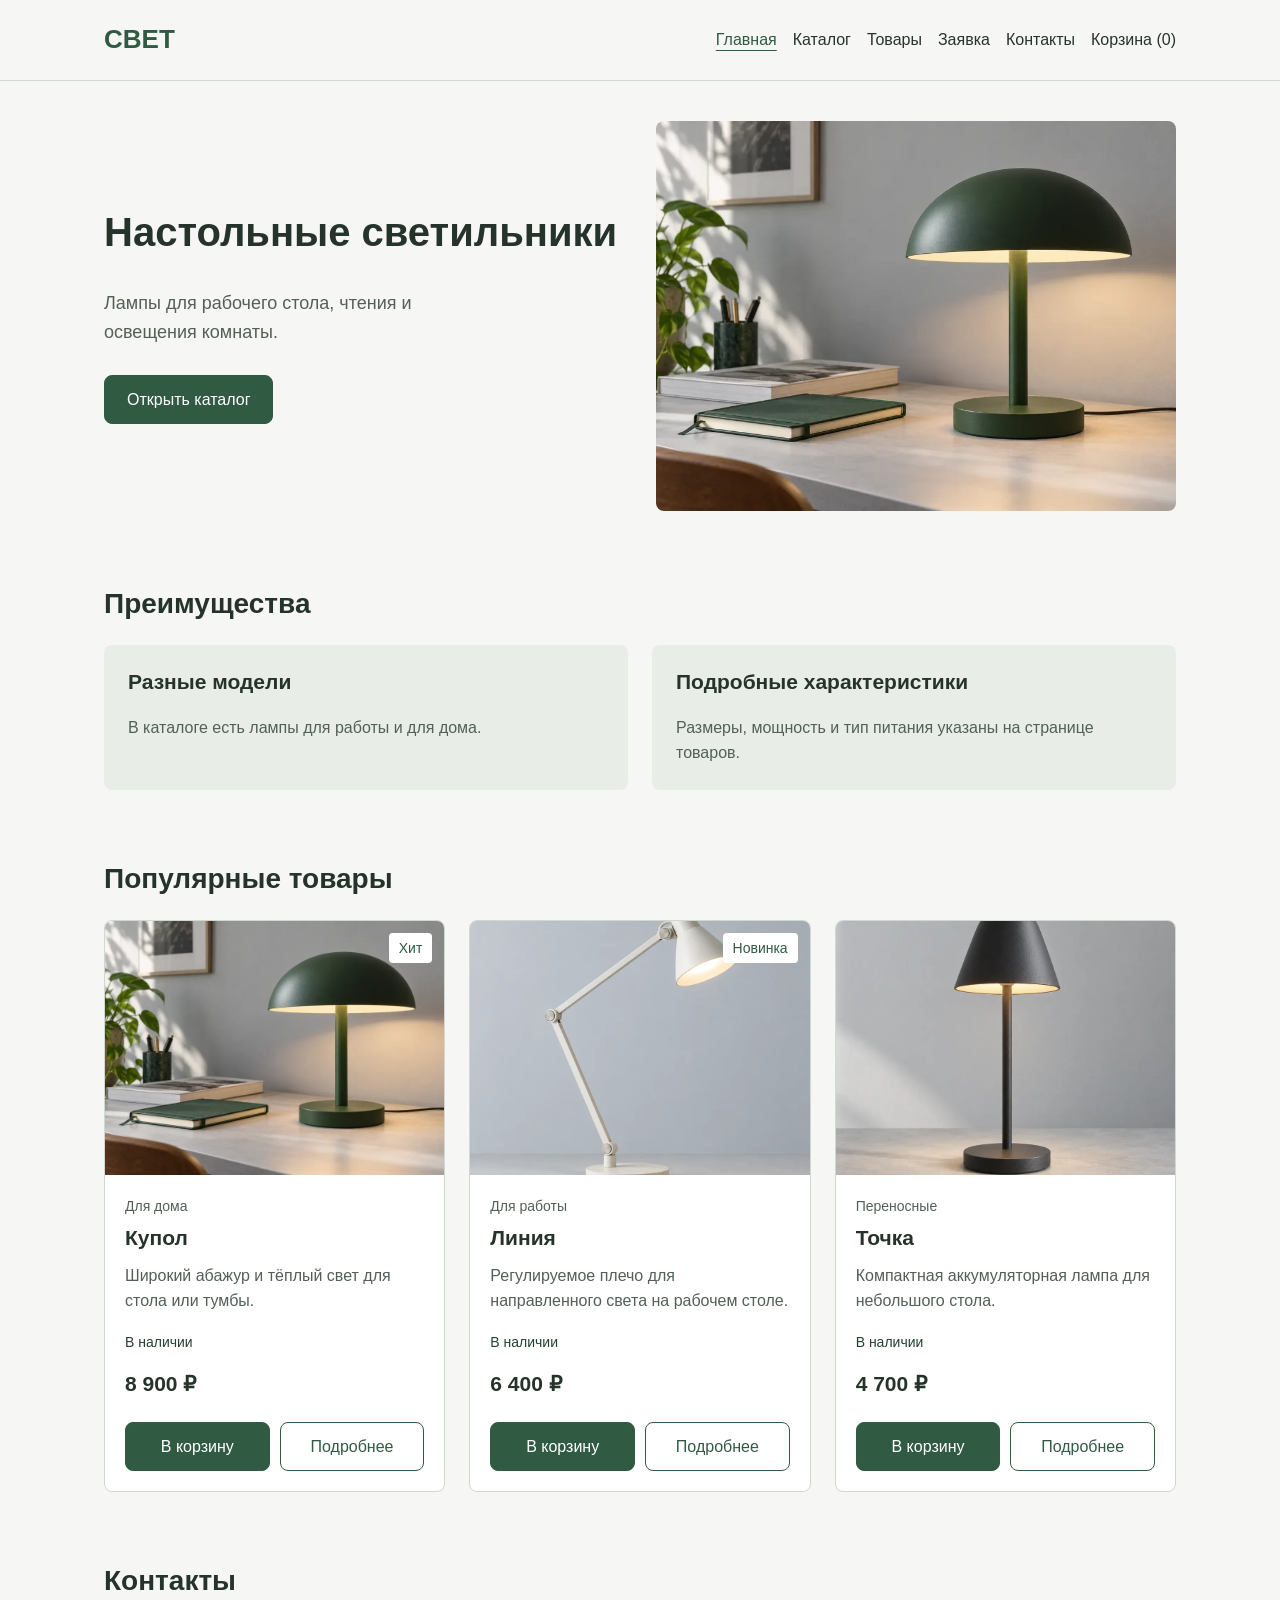
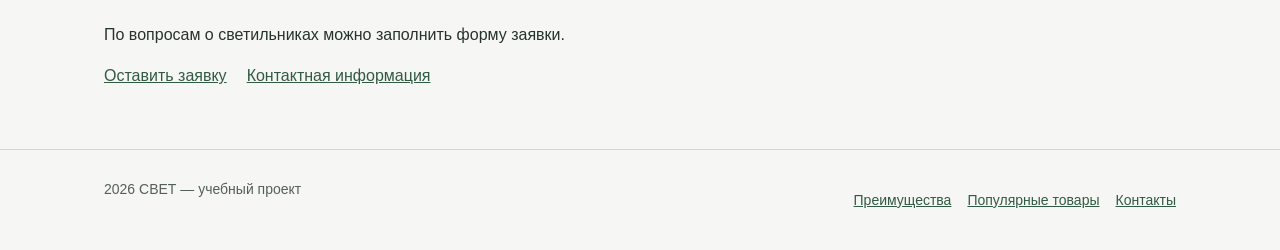
<file: index.html>
<!DOCTYPE html>
<html lang="ru">
  <head>
    <meta charset="UTF-8">
    <meta name="viewport" content="width=device-width, initial-scale=1.0">
    <meta
      name="description"
      content="Магазин настольных светильников. Каталог, характеристики и форма заявки.">
    <title>Главная | СВЕТ</title>
    <link rel="stylesheet" href="css/style.css">
    <link rel="stylesheet" href="css/responsive.css">
    <script src="js/data.js" defer></script>
    <script src="js/cart.js" defer></script>
    <script src="js/catalog.js" defer></script>
    <script src="js/modal.js" defer></script>
    <script src="js/validation.js" defer></script>
    <script src="js/main.js" defer></script>
  </head>
  <body>
    <a class="skip-link" href="#main">Перейти к содержимому</a>
    <header class="site-header">
      <div class="container site-header__inner">
        <a class="site-header__logo" href="index.html">СВЕТ</a>
        <nav class="site-nav" aria-label="Основная навигация">
          <ul class="site-nav__list">
            <li>
              <a
                class="site-nav__link site-nav__link--active"
                href="index.html"
                aria-current="page"
              >
                Главная
              </a>
            </li>
            <li><a class="site-nav__link" href="catalog.html">Каталог</a></li>
            <li><a class="site-nav__link" href="product.html">Товары</a></li>
            <li><a class="site-nav__link" href="order.html">Заявка</a></li>
            <li><a class="site-nav__link" href="contacts.html">Контакты</a></li>
            <li><a class="site-nav__link" href="cart.html">Корзина (<span data-cart-count>0</span>)</a></li>
          </ul>
        </nav>
      </div>
    </header>
    <p class="container shop-message" data-shop-message role="status" aria-live="polite" aria-atomic="true"></p>
    <noscript><p class="container form-message">Для каталога, корзины и учебных форм включите JavaScript.</p></noscript>
    <main class="container" id="main" tabindex="-1">
      <section class="hero" aria-labelledby="hero-title">
        <div>
          <h1 id="hero-title">Настольные светильники</h1>
          <p class="hero__text">Лампы для рабочего стола, чтения и освещения комнаты.</p>
          <a class="button" href="catalog.html">Открыть каталог</a>
        </div>
        <img
          class="hero__image"
          src="images/dome.webp"
          alt="Зелёная настольная лампа рядом с книгами"
          width="1536"
          height="1024"
          srcset="images/dome-480.webp 480w, images/dome-960.webp 960w, images/dome.webp 1536w"
          sizes="(min-width: 1120px) 520px, (min-width: 768px) calc((100vw - 80px) / 2), calc(100vw - 32px)"
          fetchpriority="high"
          decoding="async">
      </section>
      <section class="section" id="advantages" aria-labelledby="advantages-title">
        <h2 class="section__title" id="advantages-title">Преимущества</h2>
        <div class="advantages">
          <div class="advantages__item">
            <h3>Разные модели</h3>
            <p>В каталоге есть лампы для работы и для дома.</p>
          </div>
          <div class="advantages__item">
            <h3>Подробные характеристики</h3>
            <p>Размеры, мощность и тип питания указаны на странице товаров.</p>
          </div>
        </div>
      </section>
      <section class="section" id="popular" aria-labelledby="popular-title">
        <h2 class="section__title" id="popular-title">Популярные товары</h2>
        <div class="product-grid" data-popular-grid></div>
      </section>
      <section class="section" id="contacts" aria-labelledby="contacts-title">
        <h2 class="section__title" id="contacts-title">Контакты</h2>
        <p>По вопросам о светильниках можно заполнить форму заявки.</p>
        <div class="section__links">
          <a href="order.html">Оставить заявку</a>
          <a href="contacts.html">Контактная информация</a>
        </div>
      </section>
    </main>
    <p class="container storage-note" data-storage-note hidden>Браузер запретил сохранение. Корзина работает только на текущей странице; разрешите хранилище для перехода между страницами.</p>
    <footer class="site-footer">
      <div class="container site-footer__inner">
        <p>2026 СВЕТ — учебный проект</p>
        <nav class="site-footer__links" aria-label="Разделы главной страницы">
          <a href="index.html#advantages">Преимущества</a>
          <a href="index.html#popular">Популярные товары</a>
          <a href="index.html#contacts">Контакты</a>
        </nav>
      </div>
    </footer>
  </body>
</html>
</file>
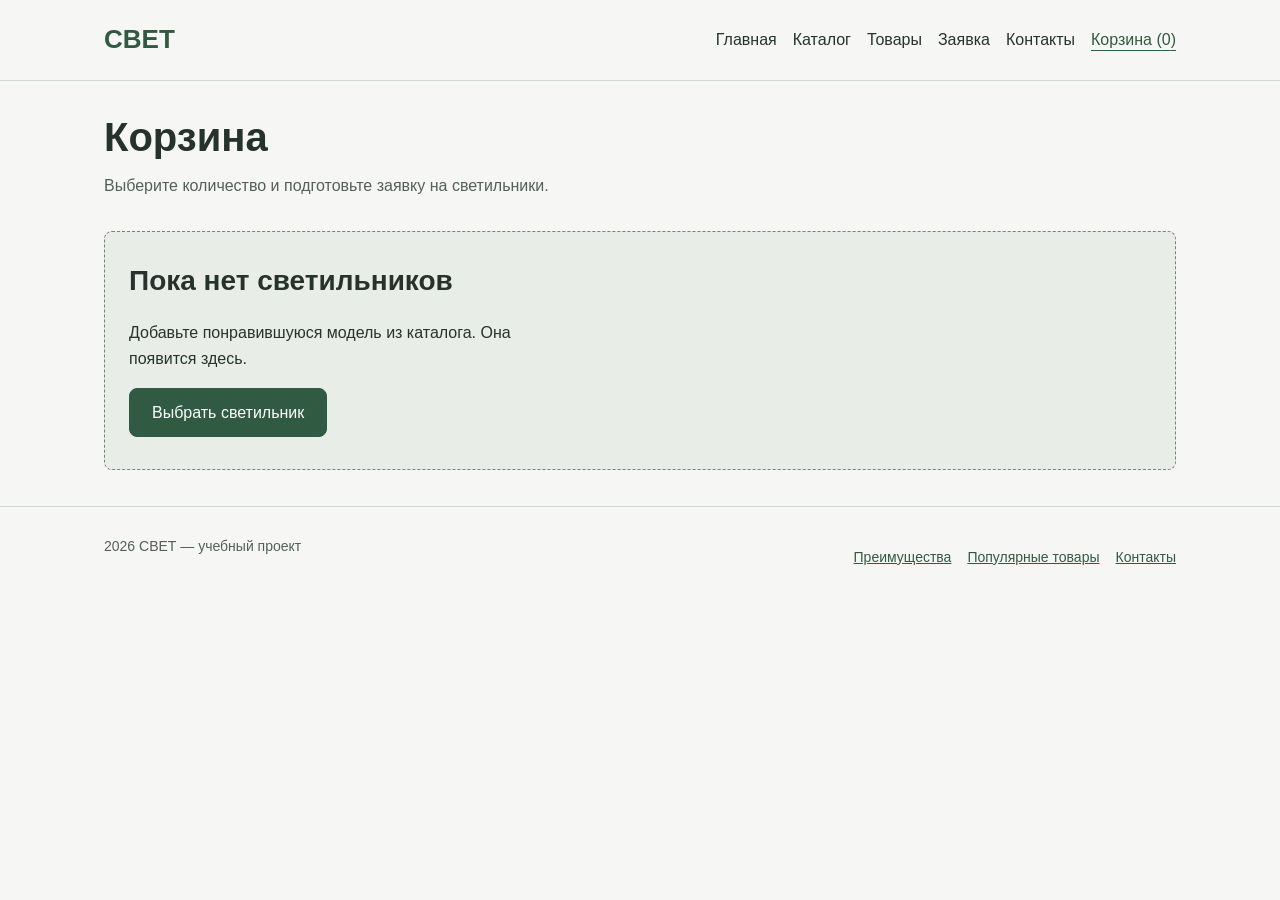
<file: cart.html>
<!DOCTYPE html>
<html lang="ru">
  <head>
    <meta charset="UTF-8">
    <meta name="viewport" content="width=device-width, initial-scale=1.0">
    <meta
      name="description"
      content="Корзина светильников: количество, промокод и сумма заявки.">
    <title>Корзина | СВЕТ</title>
    <link rel="stylesheet" href="css/style.css">
    <link rel="stylesheet" href="css/responsive.css">
    <script src="js/data.js" defer></script>
    <script src="js/cart.js" defer></script>
    <script src="js/catalog.js" defer></script>
    <script src="js/modal.js" defer></script>
    <script src="js/validation.js" defer></script>
    <script src="js/main.js" defer></script>
  </head>
  <body>
    <a class="skip-link" href="#main">Перейти к содержимому</a>
    <header class="site-header">
      <div class="container site-header__inner">
        <a class="site-header__logo" href="index.html">СВЕТ</a>
        <nav class="site-nav" aria-label="Основная навигация">
          <ul class="site-nav__list">
            <li><a class="site-nav__link" href="index.html">Главная</a></li>
            <li>
              <a
                class="site-nav__link"
                href="catalog.html"
              >
                Каталог
              </a>
            </li>
            <li><a class="site-nav__link" href="product.html">Товары</a></li>
            <li><a class="site-nav__link" href="order.html">Заявка</a></li>
            <li><a class="site-nav__link" href="contacts.html">Контакты</a></li>
            <li><a class="site-nav__link site-nav__link--active" href="cart.html" aria-current="page">Корзина (<span data-cart-count>0</span>)</a></li>
          </ul>
        </nav>
      </div>
    </header>
    <p class="container shop-message" data-shop-message role="status" aria-live="polite" aria-atomic="true"></p>
    <noscript><p class="container form-message">Для каталога, корзины и учебных форм включите JavaScript.</p></noscript>
    <main class="container" id="main" tabindex="-1">
      <h1 class="page-title">Корзина</h1>
      <p class="page-description">Выберите количество и подготовьте заявку на светильники.</p>
      <div class="empty-state" data-cart-empty>
        <h2>Пока нет светильников</h2>
        <p>Добавьте понравившуюся модель из каталога. Она появится здесь.</p>
        <a class="button" href="catalog.html">Выбрать светильник</a>
      </div>
      <div class="cart-layout" data-cart-content hidden>
        <section aria-labelledby="cart-items-title">
          <div class="cart-heading">
            <h2 id="cart-items-title">Ваши товары</h2>
            <button class="button button--secondary" type="button" data-clear-cart>Очистить корзину</button>
          </div>
          <div data-cart-items></div>
        </section>
        <aside class="cart-summary" aria-labelledby="cart-summary-title">
          <h2 id="cart-summary-title">Сумма заявки</h2>
          <dl class="cart-totals" aria-live="polite" aria-atomic="true">
            <dt>Товары</dt><dd data-cart-subtotal>0 ₽</dd>
            <dt>Скидка</dt><dd data-cart-discount>0 ₽</dd>
            <dt class="cart-totals__total">Итого</dt><dd class="cart-totals__total" data-cart-total>0 ₽</dd>
          </dl>
          <form id="promo-form">
            <label class="order-form__label" for="promo-code">Промокод</label>
            <p class="order-form__hint" id="promo-hint">Учебный код SVET10 даёт скидку 10%.</p>
            <input class="order-form__input" id="promo-code" name="promo" type="text" maxlength="30" aria-describedby="promo-hint promo-message" autocomplete="off">
            <button class="button button--secondary" type="submit">Применить</button>
            <p id="promo-message" role="status" aria-live="polite"></p>
          </form>
          <a class="button" href="order.html?source=cart">Перейти к заявке</a>
          <p class="order-form__hint">Учебный магазин: оплата и доставка не выполняются.</p>
        </aside>
      </div>
    </main>
    <p class="container storage-note" data-storage-note hidden>Браузер запретил сохранение. Корзина работает только на текущей странице; разрешите хранилище для перехода между страницами.</p>
    <footer class="site-footer">
      <div class="container site-footer__inner">
        <p>2026 СВЕТ — учебный проект</p>
        <nav class="site-footer__links" aria-label="Разделы главной страницы">
          <a href="index.html#advantages">Преимущества</a>
          <a href="index.html#popular">Популярные товары</a>
          <a href="index.html#contacts">Контакты</a>
        </nav>
      </div>
    </footer>
  </body>
</html>
</file>
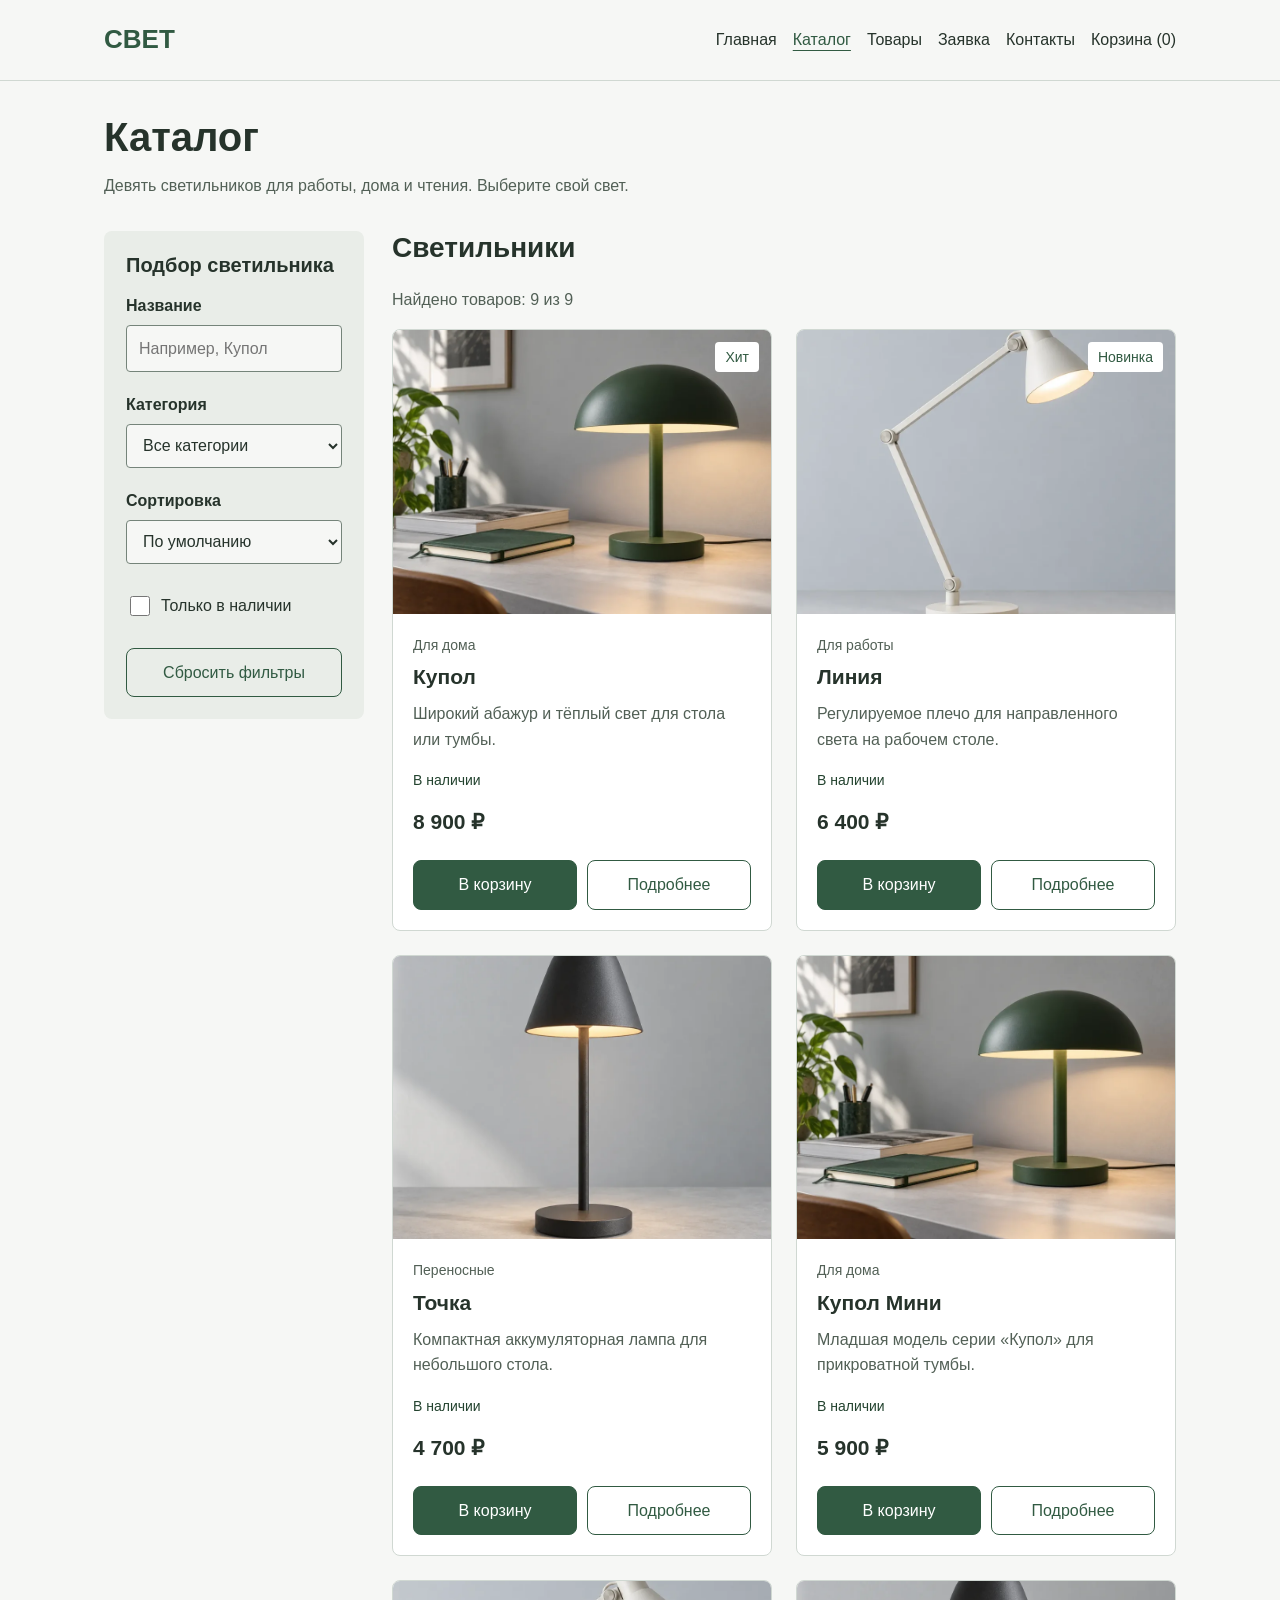
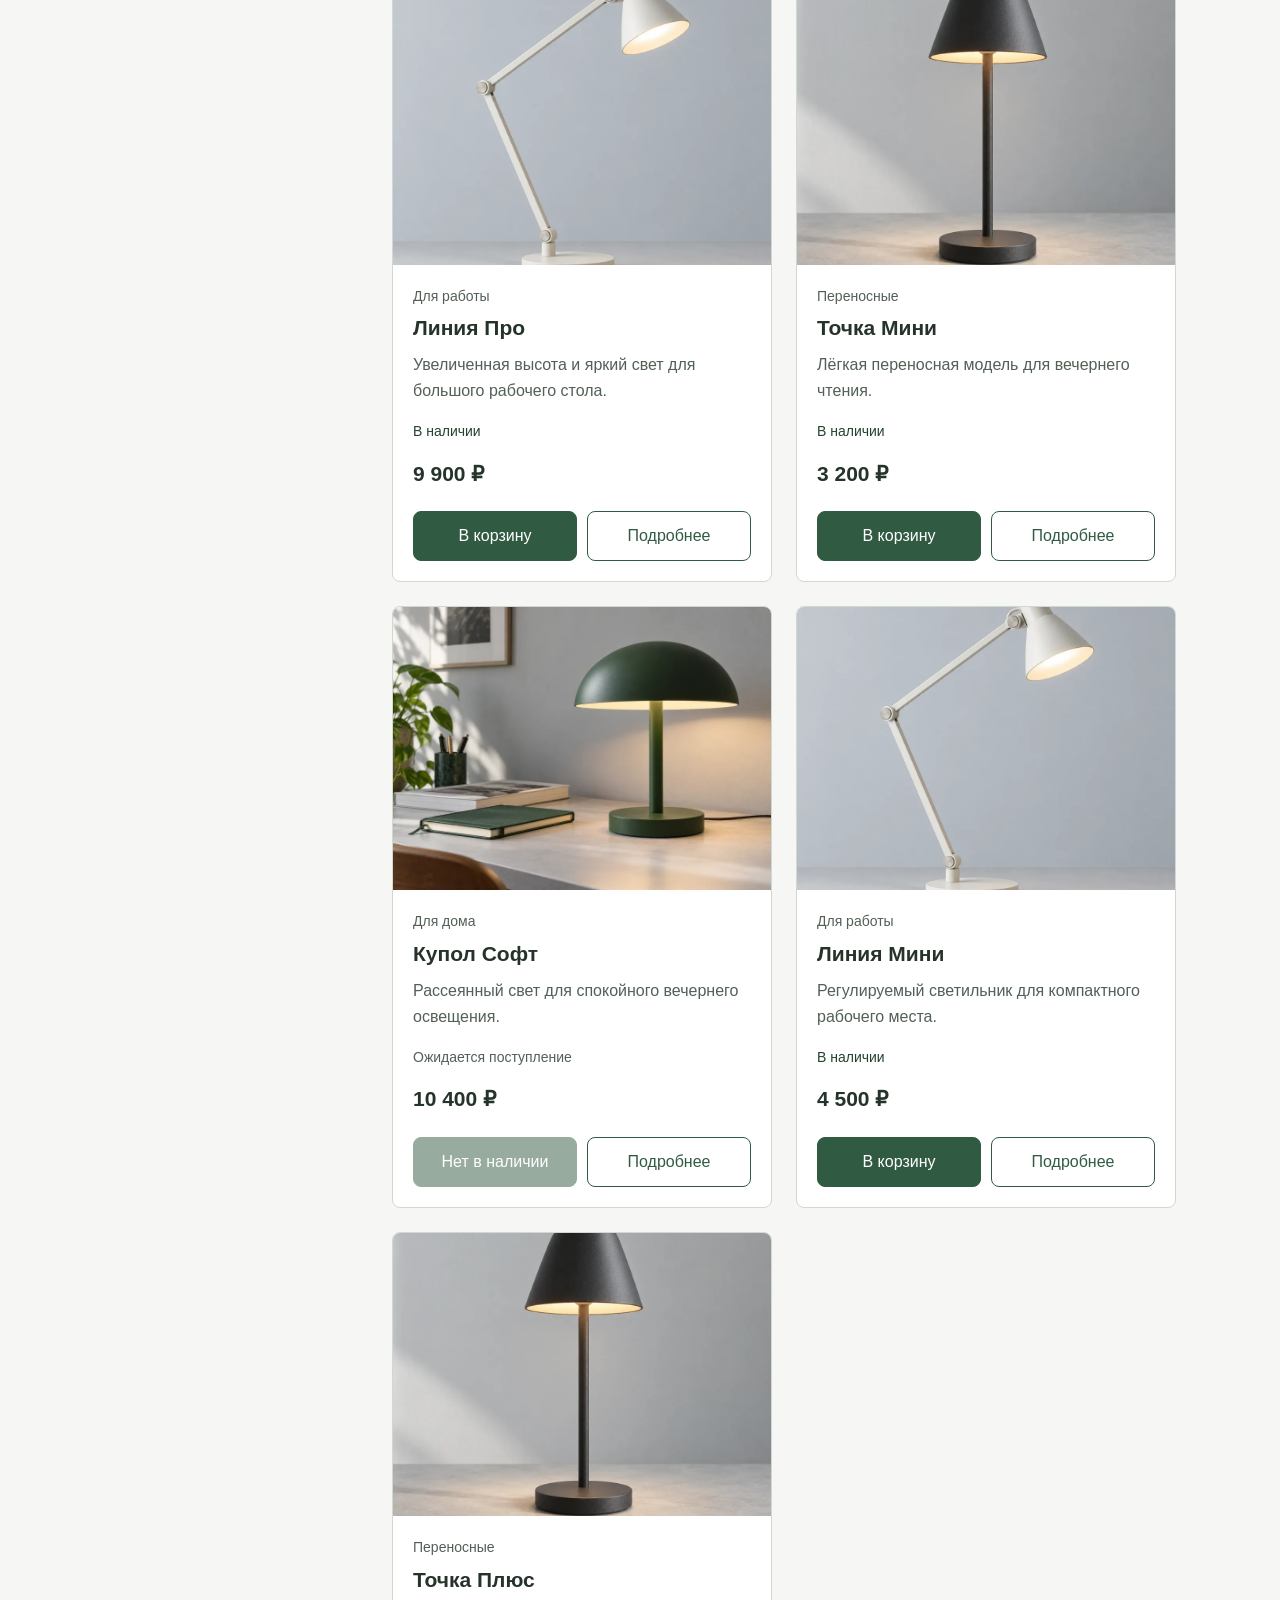
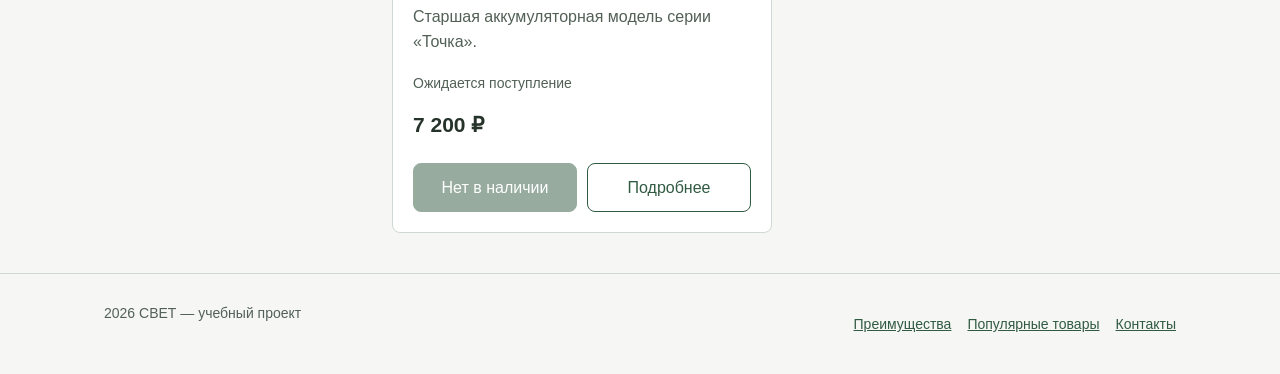
<file: catalog.html>
<!DOCTYPE html>
<html lang="ru">
  <head>
    <meta charset="UTF-8">
    <meta name="viewport" content="width=device-width, initial-scale=1.0">
    <meta
      name="description"
      content="Каталог девяти светильников: поиск, фильтры, сортировка и корзина.">
    <title>Каталог | СВЕТ</title>
    <link rel="stylesheet" href="css/style.css">
    <link rel="stylesheet" href="css/responsive.css">
    <script src="js/data.js" defer></script>
    <script src="js/cart.js" defer></script>
    <script src="js/catalog.js" defer></script>
    <script src="js/modal.js" defer></script>
    <script src="js/validation.js" defer></script>
    <script src="js/main.js" defer></script>
  </head>
  <body>
    <a class="skip-link" href="#main">Перейти к содержимому</a>
    <header class="site-header">
      <div class="container site-header__inner">
        <a class="site-header__logo" href="index.html">СВЕТ</a>
        <nav class="site-nav" aria-label="Основная навигация">
          <ul class="site-nav__list">
            <li><a class="site-nav__link" href="index.html">Главная</a></li>
            <li>
              <a
                class="site-nav__link site-nav__link--active"
                href="catalog.html"
                aria-current="page"
              >
                Каталог
              </a>
            </li>
            <li><a class="site-nav__link" href="product.html">Товары</a></li>
            <li><a class="site-nav__link" href="order.html">Заявка</a></li>
            <li><a class="site-nav__link" href="contacts.html">Контакты</a></li>
            <li><a class="site-nav__link" href="cart.html">Корзина (<span data-cart-count>0</span>)</a></li>
          </ul>
        </nav>
      </div>
    </header>
    <p class="container shop-message" data-shop-message role="status" aria-live="polite" aria-atomic="true"></p>
    <noscript><p class="container form-message">Для каталога, корзины и учебных форм включите JavaScript.</p></noscript>
    <main class="container" id="main" tabindex="-1">
      <h1 class="page-title">Каталог</h1>
      <p class="page-description">Девять светильников для работы, дома и чтения. Выберите свой свет.</p>
      <div class="catalog">
        <aside class="filter" aria-labelledby="filter-title">
          <h2 id="filter-title">Подбор светильника</h2>
          <form id="catalog-filters" role="search" aria-label="Поиск и фильтры каталога">
            <div class="order-form__field">
              <label class="order-form__label" for="search">Название</label>
              <input class="order-form__input" id="search" name="search" type="search" placeholder="Например, Купол" maxlength="100" aria-controls="catalog-grid">
            </div>
            <div class="order-form__field">
              <label class="order-form__label" for="category">Категория</label>
              <select class="order-form__input" id="category" name="category" aria-controls="catalog-grid">
                <option value="">Все категории</option>
                <option value="home">Для дома</option>
                <option value="work">Для работы</option>
                <option value="portable">Переносные</option>
              </select>
            </div>
            <div class="order-form__field">
              <label class="order-form__label" for="sort">Сортировка</label>
              <select class="order-form__input" id="sort" name="sort" aria-controls="catalog-grid">
                <option value="default">По умолчанию</option>
                <option value="price-asc">Сначала дешевле</option>
                <option value="price-desc">Сначала дороже</option>
                <option value="title">По названию: А–Я</option>
              </select>
            </div>
            <div class="filter__option">
              <input id="available" name="available" type="checkbox" aria-controls="catalog-grid">
              <label for="available">Только в наличии</label>
            </div>
            <button class="button button--secondary" type="button" data-reset-filters>Сбросить фильтры</button>
          </form>
        </aside>
        <section class="catalog__products" aria-labelledby="results-title">
          <h2 id="results-title">Светильники</h2>
          <p class="result-count" data-result-count role="status" aria-live="polite" aria-atomic="true"></p>
          <div class="product-grid" id="catalog-grid" data-catalog-grid></div>
          <div class="empty-state" data-catalog-empty hidden>
            <h3>Светильники не найдены</h3>
            <p>Попробуйте другое название, выберите все категории или отключите фильтр наличия.</p>
            <button class="button" type="button" data-reset-filters>Показать весь каталог</button>
          </div>
        </section>
      </div>
    </main>
    <p class="container storage-note" data-storage-note hidden>Браузер запретил сохранение. Корзина работает только на текущей странице; разрешите хранилище для перехода между страницами.</p>
    <footer class="site-footer">
      <div class="container site-footer__inner">
        <p>2026 СВЕТ — учебный проект</p>
        <nav class="site-footer__links" aria-label="Разделы главной страницы">
          <a href="index.html#advantages">Преимущества</a>
          <a href="index.html#popular">Популярные товары</a>
          <a href="index.html#contacts">Контакты</a>
        </nav>
      </div>
    </footer>
  </body>
</html>
</file>
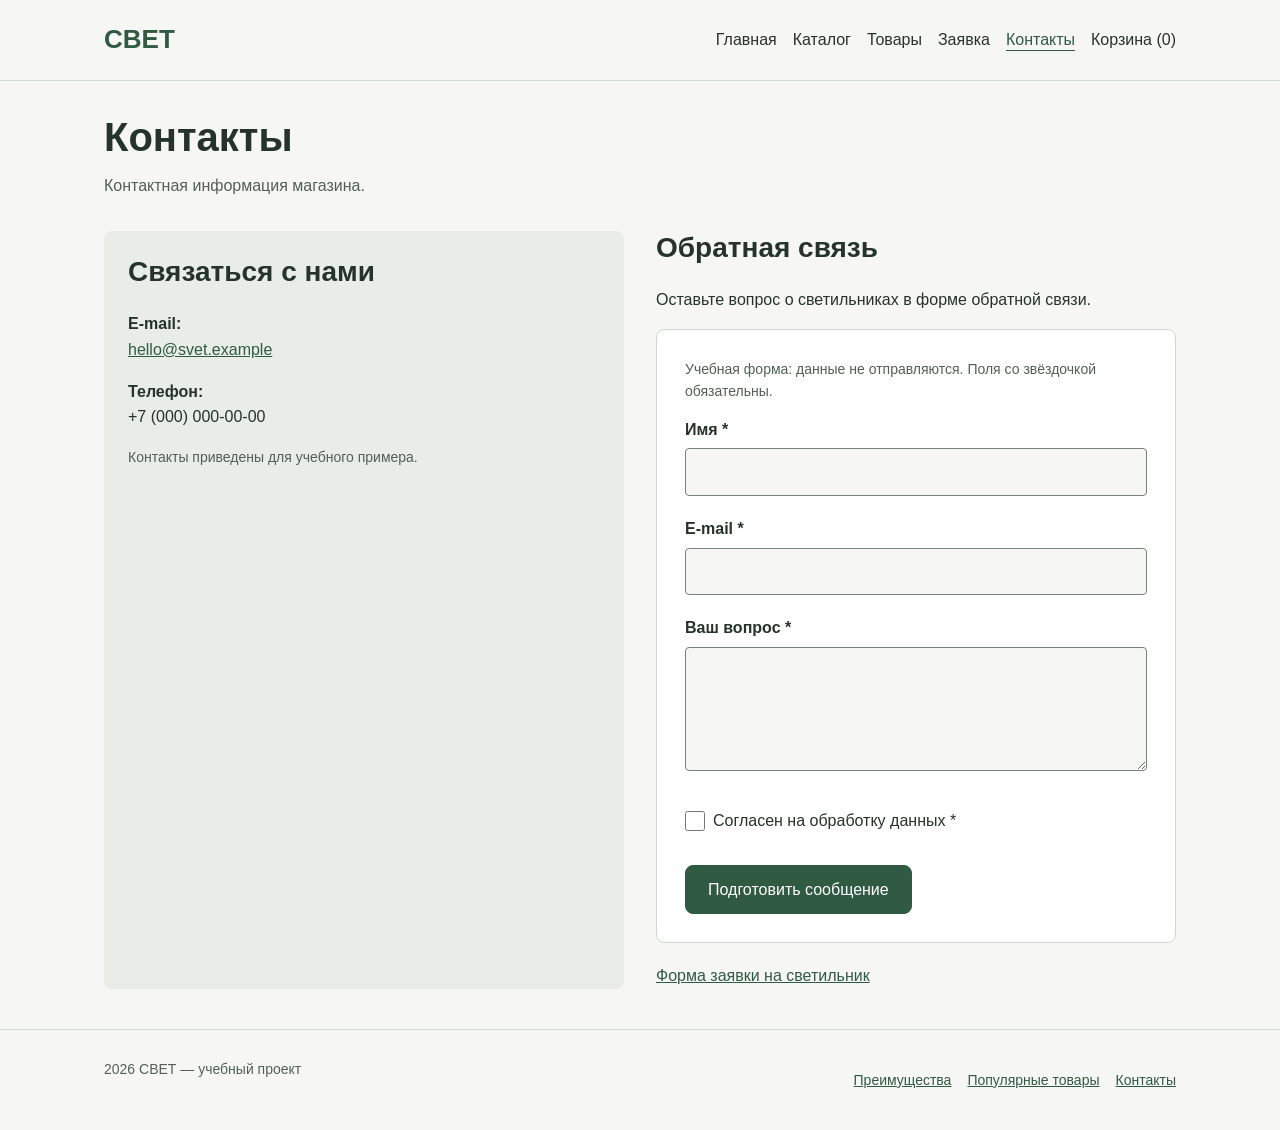
<file: contacts.html>
<!DOCTYPE html>
<html lang="ru">
  <head>
    <meta charset="UTF-8">
    <meta name="viewport" content="width=device-width, initial-scale=1.0">
    <meta
      name="description"
      content="Контактная информация учебного магазина СВЕТ и ссылка на форму заявки.">
    <title>Контакты | СВЕТ</title>
    <link rel="stylesheet" href="css/style.css">
    <link rel="stylesheet" href="css/responsive.css">
    <script src="js/data.js" defer></script>
    <script src="js/cart.js" defer></script>
    <script src="js/catalog.js" defer></script>
    <script src="js/modal.js" defer></script>
    <script src="js/validation.js" defer></script>
    <script src="js/main.js" defer></script>
  </head>
  <body>
    <a class="skip-link" href="#main">Перейти к содержимому</a>
    <header class="site-header">
      <div class="container site-header__inner">
        <a class="site-header__logo" href="index.html">СВЕТ</a>
        <nav class="site-nav" aria-label="Основная навигация">
          <ul class="site-nav__list">
            <li><a class="site-nav__link" href="index.html">Главная</a></li>
            <li><a class="site-nav__link" href="catalog.html">Каталог</a></li>
            <li><a class="site-nav__link" href="product.html">Товары</a></li>
            <li><a class="site-nav__link" href="order.html">Заявка</a></li>
            <li>
              <a
                class="site-nav__link site-nav__link--active"
                href="contacts.html"
                aria-current="page"
              >
                Контакты
              </a>
            </li>
            <li><a class="site-nav__link" href="cart.html">Корзина (<span data-cart-count>0</span>)</a></li>
          </ul>
        </nav>
      </div>
    </header>
    <p class="container shop-message" data-shop-message role="status" aria-live="polite" aria-atomic="true"></p>
    <noscript><p class="container form-message">Для каталога, корзины и учебных форм включите JavaScript.</p></noscript>
    <main class="container" id="main" tabindex="-1">
      <h1 class="page-title">Контакты</h1>
      <p class="page-description">Контактная информация магазина.</p>
      <div class="contacts">
        <section class="contacts__info" aria-labelledby="contacts-info-title">
          <h2 id="contacts-info-title">Связаться с нами</h2>
          <address>
            <p>
              <strong>E-mail:</strong>
              <br>
              <a href="mailto:hello@svet.example">hello@svet.example</a>
            </p>
            <p>
              <strong>Телефон:</strong>
              <br>
              +7 (000) 000-00-00
            </p>
          </address>
          <p class="contacts__note">Контакты приведены для учебного примера.</p>
        </section>
        <section aria-labelledby="feedback-title">
          <h2 id="feedback-title">Обратная связь</h2>
          <p>Оставьте вопрос о светильниках в форме обратной связи.</p>
          <form class="order-form feedback-form" id="feedback-form" data-validate-form method="dialog" novalidate>
            <p class="contacts__note">Учебная форма: данные не отправляются. Поля со звёздочкой обязательны.</p>
            <div class="order-form__field">
              <label class="order-form__label" for="feedback-name">Имя *</label>
              <input class="order-form__input" id="feedback-name" name="name" type="text" minlength="2" maxlength="50" pattern=".*\S.*" autocomplete="name" required>
            </div>
            <div class="order-form__field">
              <label class="order-form__label" for="feedback-email">E-mail *</label>
              <input class="order-form__input" id="feedback-email" name="email" type="email" maxlength="254" autocomplete="email" required>
            </div>
            <div class="order-form__field">
              <label class="order-form__label" for="feedback-question">Ваш вопрос *</label>
              <textarea class="order-form__input" id="feedback-question" name="question" rows="4" minlength="10" maxlength="500" required></textarea>
            </div>
            <div class="order-form__consent">
              <input id="feedback-consent" name="consent" type="checkbox" required>
              <label for="feedback-consent">Согласен на обработку данных *</label>
            </div>
            <p class="form-message" id="feedback-message" data-form-message role="status" tabindex="-1" hidden>Учебное сообщение проверено. Данные не отправлялись.</p>
            <button class="button" type="submit">Подготовить сообщение</button>
          </form>
          <a href="order.html">Форма заявки на светильник</a>
        </section>
      </div>
    </main>
    <p class="container storage-note" data-storage-note hidden>Браузер запретил сохранение. Корзина работает только на текущей странице; разрешите хранилище для перехода между страницами.</p>
    <footer class="site-footer">
      <div class="container site-footer__inner">
        <p>2026 СВЕТ — учебный проект</p>
        <nav class="site-footer__links" aria-label="Разделы главной страницы">
          <a href="index.html#advantages">Преимущества</a>
          <a href="index.html#popular">Популярные товары</a>
          <a href="index.html#contacts">Контакты</a>
        </nav>
      </div>
    </footer>
  </body>
</html>
</file>
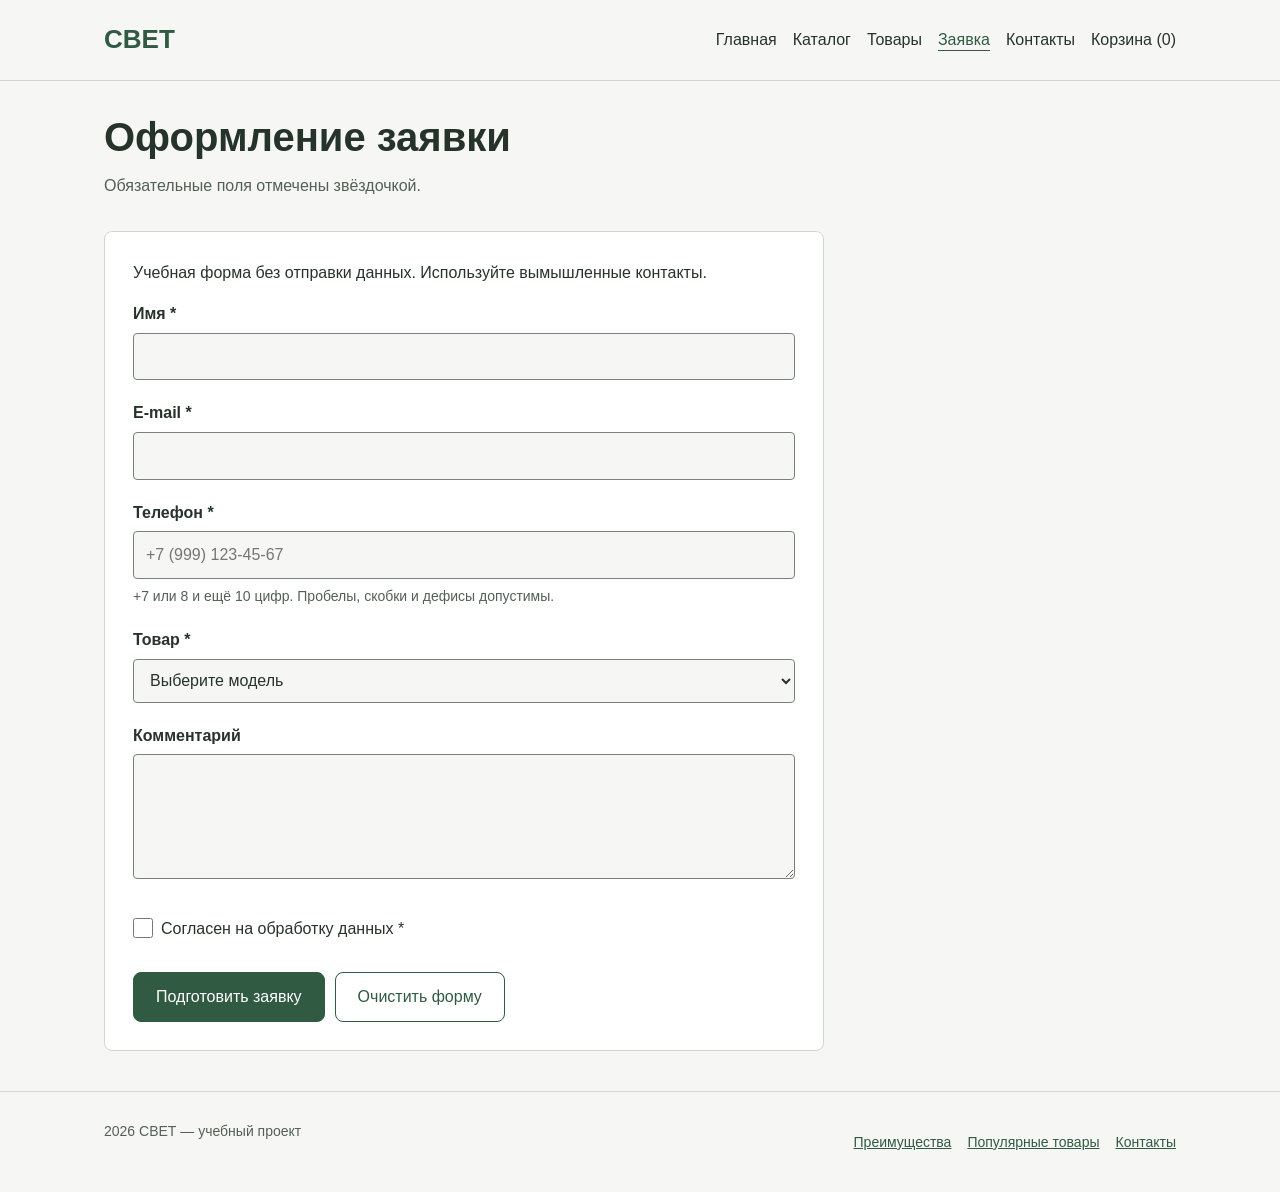
<file: order.html>
<!DOCTYPE html>
<html lang="ru">
  <head>
    <meta charset="UTF-8">
    <meta name="viewport" content="width=device-width, initial-scale=1.0">
    <meta
      name="description"
      content="Форма заявки на светильник: имя, e-mail, телефон, модель и комментарий.">
    <title>Форма заявки | СВЕТ</title>
    <link rel="stylesheet" href="css/style.css">
    <link rel="stylesheet" href="css/responsive.css">
    <script src="js/data.js" defer></script>
    <script src="js/cart.js" defer></script>
    <script src="js/catalog.js" defer></script>
    <script src="js/modal.js" defer></script>
    <script src="js/validation.js" defer></script>
    <script src="js/main.js" defer></script>
  </head>
  <body>
    <a class="skip-link" href="#main">Перейти к содержимому</a>
    <header class="site-header">
      <div class="container site-header__inner">
        <a class="site-header__logo" href="index.html">СВЕТ</a>
        <nav class="site-nav" aria-label="Основная навигация">
          <ul class="site-nav__list">
            <li><a class="site-nav__link" href="index.html">Главная</a></li>
            <li><a class="site-nav__link" href="catalog.html">Каталог</a></li>
            <li><a class="site-nav__link" href="product.html">Товары</a></li>
            <li>
              <a
                class="site-nav__link site-nav__link--active"
                href="order.html"
                aria-current="page"
              >
                Заявка
              </a>
            </li>
            <li><a class="site-nav__link" href="contacts.html">Контакты</a></li>
            <li><a class="site-nav__link" href="cart.html">Корзина (<span data-cart-count>0</span>)</a></li>
          </ul>
        </nav>
      </div>
    </header>
    <p class="container shop-message" data-shop-message role="status" aria-live="polite" aria-atomic="true"></p>
    <noscript><p class="container form-message">Для каталога, корзины и учебных форм включите JavaScript.</p></noscript>
    <main class="container" id="main" tabindex="-1">
      <h1 class="page-title">Оформление заявки</h1>
      <p class="page-description">Обязательные поля отмечены звёздочкой.</p>
      <form class="order-form" id="order-form" data-validate-form method="dialog" novalidate>
        <p>Учебная форма без отправки данных. Используйте вымышленные контакты.</p>
        <div class="order-form__field">
          <label class="order-form__label" for="customer-name">Имя *</label>
          <input class="order-form__input" type="text" id="customer-name" name="name" minlength="2" maxlength="50" autocomplete="name" required>
        </div>
        <div class="order-form__field">
          <label class="order-form__label" for="customer-email">E-mail *</label>
          <input class="order-form__input" type="email" id="customer-email" name="email" maxlength="254" autocomplete="email" required>
        </div>
        <div class="order-form__field">
          <label class="order-form__label" for="customer-phone">Телефон *</label>
          <input class="order-form__input" type="tel" id="customer-phone" name="phone" inputmode="tel" maxlength="30" placeholder="+7 (999) 123-45-67" autocomplete="tel" aria-describedby="phone-hint" required>
          <p class="order-form__hint" id="phone-hint">+7 или 8 и ещё 10 цифр. Пробелы, скобки и дефисы допустимы.</p>
        </div>
        <div class="order-form__field">
          <label class="order-form__label" for="product">Товар *</label>
          <select class="order-form__input" id="product" name="product" required>
            <option value="">Выберите модель</option>
            <option value="cart" data-cart-option disabled>Все товары из корзины</option>
          </select>
        </div>
        <div class="order-summary" data-order-summary hidden></div>
        <div class="order-form__field">
          <label class="order-form__label" for="comment">Комментарий</label>
          <textarea class="order-form__input" id="comment" name="comment" rows="4" maxlength="300"></textarea>
        </div>
        <div class="order-form__consent">
          <input type="checkbox" id="consent" name="consent" value="yes" required>
          <label for="consent">Согласен на обработку данных *</label>
        </div>
        <p class="form-message" id="form-message" data-form-message role="status" aria-live="polite" tabindex="-1" hidden></p>
        <div class="form-actions">
          <button class="button" type="submit">Подготовить заявку</button>
          <button class="button button--secondary" type="reset">Очистить форму</button>
        </div>
      </form>
    </main>
    <p class="container storage-note" data-storage-note hidden>Браузер запретил сохранение. Корзина работает только на текущей странице; разрешите хранилище для перехода между страницами.</p>
    <footer class="site-footer">
      <div class="container site-footer__inner">
        <p>2026 СВЕТ — учебный проект</p>
        <nav class="site-footer__links" aria-label="Разделы главной страницы">
          <a href="index.html#advantages">Преимущества</a>
          <a href="index.html#popular">Популярные товары</a>
          <a href="index.html#contacts">Контакты</a>
        </nav>
      </div>
    </footer>
  </body>
</html>
</file>
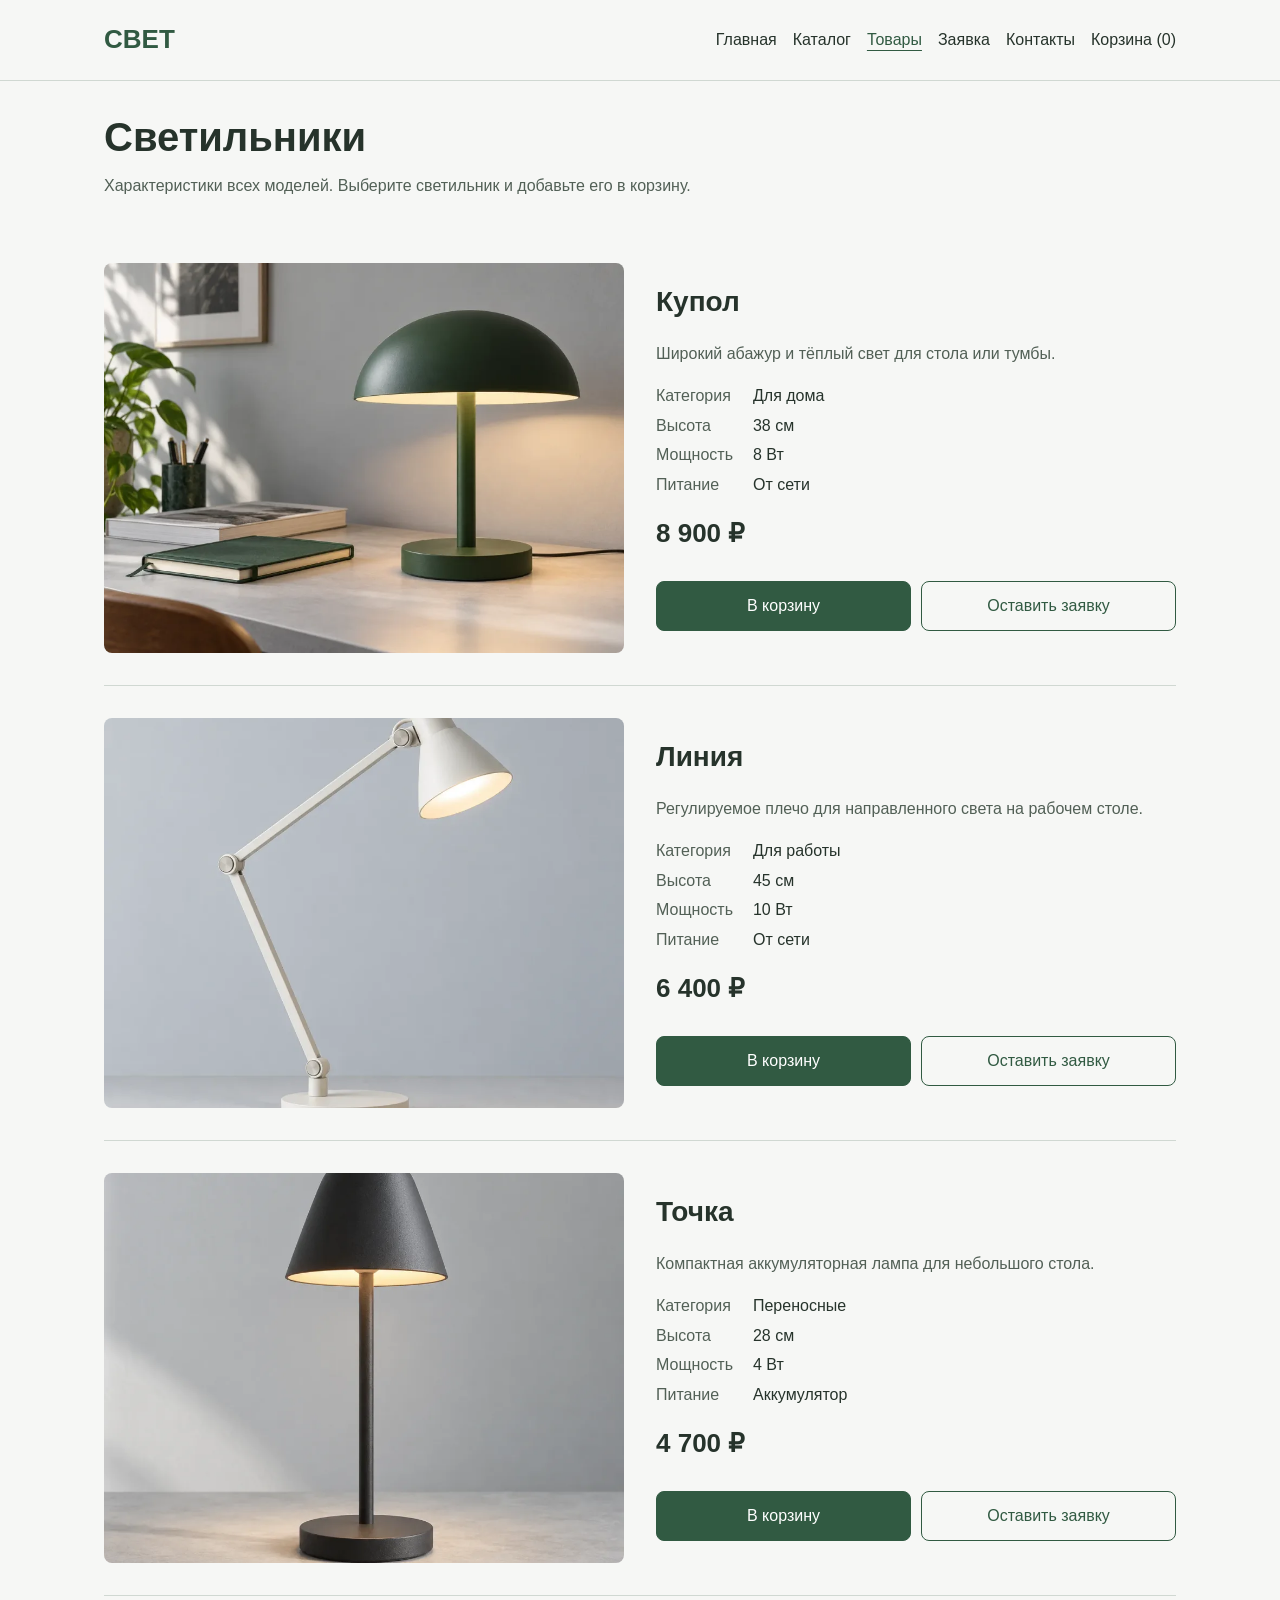
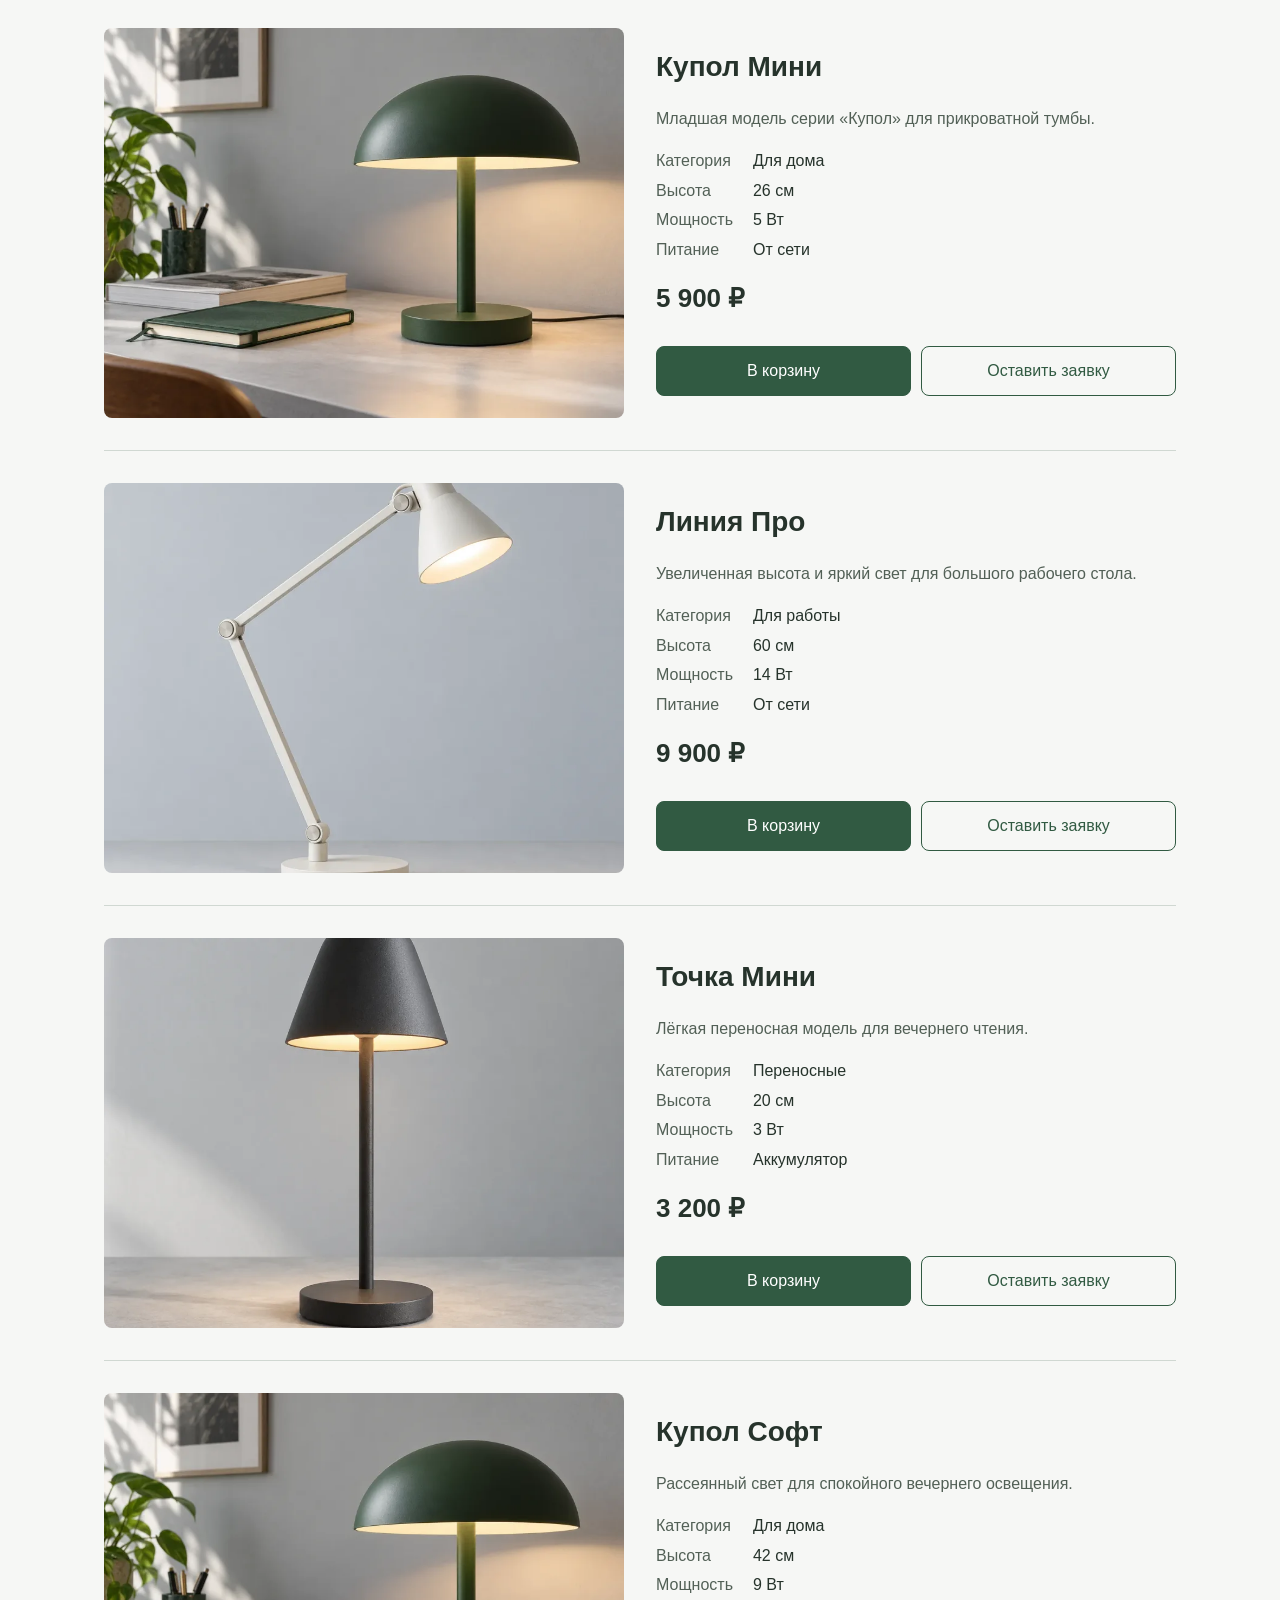
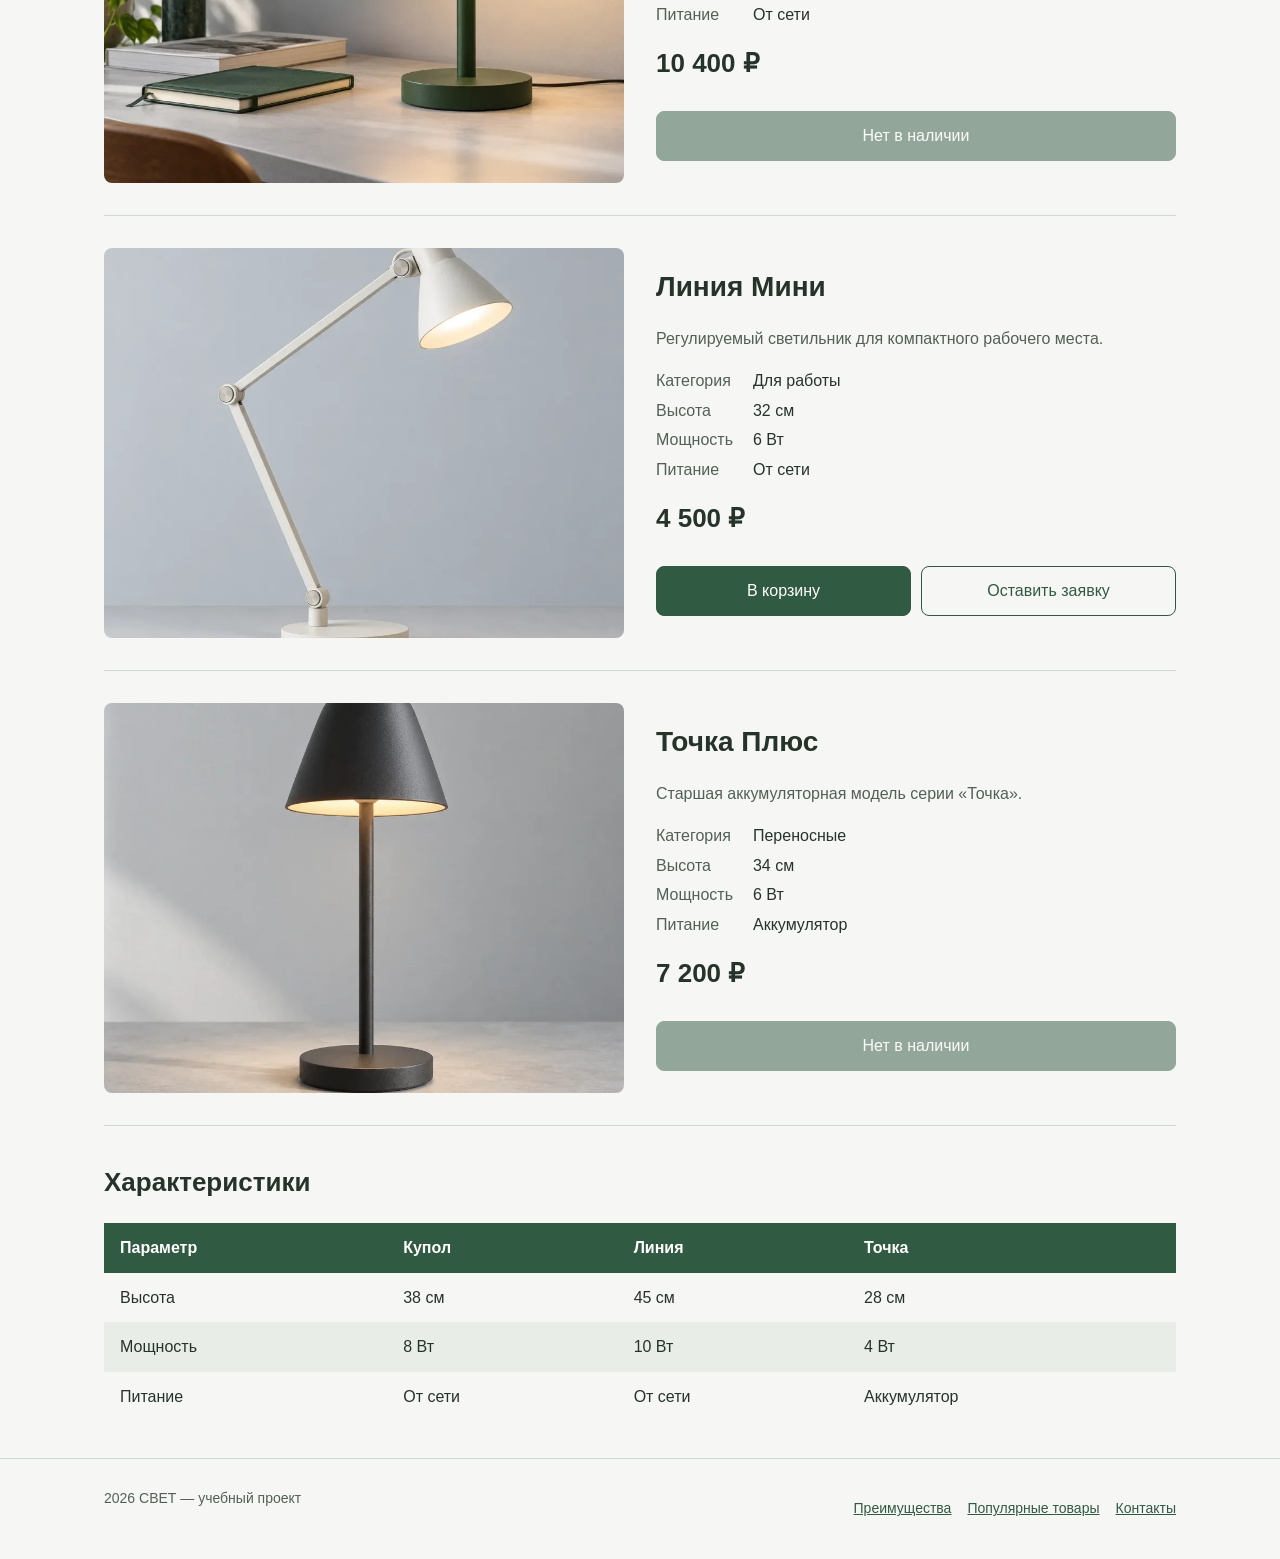
<file: product.html>
<!DOCTYPE html>
<html lang="ru">
  <head>
    <meta charset="UTF-8">
    <meta name="viewport" content="width=device-width, initial-scale=1.0">
    <meta
      name="description"
      content="Описание, цены и таблица характеристик девяти настольных светильников.">
    <title>Описание товаров | СВЕТ</title>
    <link rel="stylesheet" href="css/style.css">
    <link rel="stylesheet" href="css/responsive.css">
    <script src="js/data.js" defer></script>
    <script src="js/cart.js" defer></script>
    <script src="js/catalog.js" defer></script>
    <script src="js/modal.js" defer></script>
    <script src="js/validation.js" defer></script>
    <script src="js/main.js" defer></script>
  </head>
  <body>
    <a class="skip-link" href="#main">Перейти к содержимому</a>
    <header class="site-header">
      <div class="container site-header__inner">
        <a class="site-header__logo" href="index.html">СВЕТ</a>
        <nav class="site-nav" aria-label="Основная навигация">
          <ul class="site-nav__list">
            <li><a class="site-nav__link" href="index.html">Главная</a></li>
            <li><a class="site-nav__link" href="catalog.html">Каталог</a></li>
            <li>
              <a
                class="site-nav__link site-nav__link--active"
                href="product.html"
                aria-current="page"
              >
                Товары
              </a>
            </li>
            <li><a class="site-nav__link" href="order.html">Заявка</a></li>
            <li><a class="site-nav__link" href="contacts.html">Контакты</a></li>
            <li><a class="site-nav__link" href="cart.html">Корзина (<span data-cart-count>0</span>)</a></li>
          </ul>
        </nav>
      </div>
    </header>
    <p class="container shop-message" data-shop-message role="status" aria-live="polite" aria-atomic="true"></p>
    <noscript><p class="container form-message">Для каталога, корзины и учебных форм включите JavaScript.</p></noscript>
    <main class="container" id="main" tabindex="-1">
      <h1 class="page-title">Светильники</h1>
      <p class="page-description">Характеристики всех моделей. Выберите светильник и добавьте его в корзину.</p>
      <div data-product-details></div>
      <section
        class="section table-wrap"
        id="specifications"
        tabindex="0"
        aria-label="Характеристики светильников"
      >
        <table class="spec-table">
          <caption>Характеристики</caption>
          <thead>
            <tr>
              <th scope="col">Параметр</th>
              <th scope="col">Купол</th>
              <th scope="col">Линия</th>
              <th scope="col">Точка</th>
            </tr>
          </thead>
          <tbody>
            <tr>
              <th scope="row">Высота</th>
              <td>38 см</td>
              <td>45 см</td>
              <td>28 см</td>
            </tr>
            <tr>
              <th scope="row">Мощность</th>
              <td>8 Вт</td>
              <td>10 Вт</td>
              <td>4 Вт</td>
            </tr>
            <tr>
              <th scope="row">Питание</th>
              <td>От сети</td>
              <td>От сети</td>
              <td>Аккумулятор</td>
            </tr>
          </tbody>
        </table>
      </section>
      <dialog class="modal" id="order-modal" aria-labelledby="modal-title" aria-describedby="modal-description">
        <h2 id="modal-title">Заявка на светильник</h2>
        <p id="modal-description" data-modal-description></p>
        <div class="modal__actions">
          <a class="button" href="order.html" data-modal-link>Перейти к форме</a>
          <button class="button button--secondary" type="button" data-close-modal>Закрыть</button>
        </div>
      </dialog>
    </main>
    <p class="container storage-note" data-storage-note hidden>Браузер запретил сохранение. Корзина работает только на текущей странице; разрешите хранилище для перехода между страницами.</p>
    <footer class="site-footer">
      <div class="container site-footer__inner">
        <p>2026 СВЕТ — учебный проект</p>
        <nav class="site-footer__links" aria-label="Разделы главной страницы">
          <a href="index.html#advantages">Преимущества</a>
          <a href="index.html#popular">Популярные товары</a>
          <a href="index.html#contacts">Контакты</a>
        </nav>
      </div>
    </footer>
  </body>
</html>
</file>
<file: css/style.css>
/* Общие цвета и размеры */
:root {
  --color-bg: #f6f7f5;
  --color-text: #26332b;
  --color-muted: #526056;
  --color-primary: #315a42;
  --color-primary-dark: #23432f;
  --color-border: #d0d8d2;
  --color-light: #e9ede8;
  --radius: 8px;
}

* { box-sizing: border-box; }
html { scroll-padding-top: 90px; }
body {
  margin: 0;
  color: var(--color-text);
  background: var(--color-bg);
  font-family: "Segoe UI", Arial, sans-serif;
  line-height: 1.6;
}
h1, h2, h3, p { margin-top: 0; }
h1, h2, h3 { line-height: 1.2; }
h1 { font-size: 40px; }
h2 { font-size: 28px; }
h3 { font-size: 21px; }
a { color: var(--color-primary); }
a:hover { color: var(--color-primary-dark); }
img, video { display: block; max-width: 100%; height: auto; }
button, input, select, textarea { font: inherit; }
:focus-visible { outline: 3px solid var(--color-primary); outline-offset: 3px; }
.container { max-width: 1120px; margin: 0 auto; padding: 0 24px; }

/* Шапка и навигация */
.site-header {
  position: sticky;
  top: 0;
  z-index: 10;
  border-bottom: 1px solid var(--color-border);
  background: var(--color-bg);
}
.site-header__inner {
  display: flex;
  align-items: center;
  justify-content: space-between;
  gap: 24px;
  padding-top: 18px;
  padding-bottom: 18px;
}
.site-header__logo { color: var(--color-primary); font-size: 26px; font-weight: 700; text-decoration: none; }
.site-nav__list { display: flex; flex-wrap: wrap; gap: 20px; margin: 0; padding: 0; list-style: none; }
.site-nav__link { color: var(--color-text); text-decoration: none; }
.site-nav__link:hover, .site-nav__link--active { color: var(--color-primary); text-decoration: underline; text-underline-offset: 5px; }

/* Кнопки */
.button {
  display: inline-block;
  padding: 11px 22px;
  border: 1px solid var(--color-primary);
  border-radius: var(--radius);
  color: white;
  background: var(--color-primary);
  text-align: center;
  text-decoration: none;
  cursor: pointer;
}
.button:hover { color: white; background: var(--color-primary-dark); }
.button:disabled { opacity: 0.5; cursor: not-allowed; }

/* Главная страница */
.hero {
  display: grid;
  grid-template-columns: repeat(2, minmax(0, 1fr));
  align-items: center;
  gap: 40px;
  padding-top: 40px;
  padding-bottom: 40px;
}
.hero__text { max-width: 400px; margin-bottom: 28px; color: var(--color-muted); font-size: 18px; }
.hero__image { width: 100%; height: 420px; object-fit: cover; border-radius: var(--radius); }
.section { padding: 36px 0; }
.section__title { margin-bottom: 24px; }
.section__links { display: flex; flex-wrap: wrap; gap: 20px; margin-bottom: 24px; }
.advantages { display: grid; grid-template-columns: repeat(2, minmax(0, 1fr)); gap: 24px; }
.advantages__item { padding: 24px; background: var(--color-light); border-radius: var(--radius); }
.advantages__item p { margin-bottom: 0; color: var(--color-muted); }

/* Карточки товаров */
.product-grid { display: grid; grid-template-columns: repeat(3, minmax(0, 1fr)); gap: 24px; }
.product-card {
  position: relative;
  overflow: hidden;
  border: 1px solid var(--color-border);
  border-radius: var(--radius);
  background: white;
}
.product-card:hover { border-color: var(--color-primary); }
.product-card__image { width: 100%; height: 250px; object-fit: cover; }
.product-card__body { padding: 20px; }
.product-card__title { margin-bottom: 12px; }
.product-card__description { min-height: 52px; font-size: 14px; color: var(--color-muted); }
.product-card__price { font-size: 21px; font-weight: 600; }
.product-card__badge { position: absolute; top: 12px; right: 12px; padding: 4px 10px; border-radius: 4px; background: white; color: var(--color-primary); font-size: 12px; }

/* Каталог */
.page-title { margin: 32px 0 12px; }
.page-description { margin-bottom: 32px; color: var(--color-muted); }
.catalog { display: grid; grid-template-columns: 210px minmax(0, 1fr); gap: 28px; padding-bottom: 40px; }
.catalog__products { min-width: 0; }
.catalog__products .product-grid { grid-template-columns: repeat(2, minmax(0, 1fr)); }
.catalog__group { margin-bottom: 32px; }
.filter { align-self: start; padding: 22px; border-radius: var(--radius); background: var(--color-light); }
.filter__links { display: flex; flex-direction: column; gap: 8px; margin-bottom: 24px; }
.filter__group { padding: 0; margin: 0 0 18px; border: 0; }
.filter__group legend { margin-bottom: 12px; font-weight: 600; }
.filter__option { display: flex; align-items: center; gap: 8px; margin-bottom: 8px; }
.filter__note { font-size: 13px; color: var(--color-muted); }

/* Страница товаров и таблица */
.product { display: grid; grid-template-columns: repeat(2, minmax(0, 1fr)); align-items: center; gap: 36px; padding: 32px 0; border-bottom: 1px solid var(--color-border); }
.product__image { width: 100%; height: 360px; object-fit: cover; border-radius: var(--radius); }
.product__description { color: var(--color-muted); }
.product__price { font-size: 26px; font-weight: 600; }
.table-wrap { overflow-x: auto; }
.spec-table { width: 100%; min-width: 600px; border-collapse: collapse; text-align: left; }
.spec-table caption { margin-bottom: 20px; text-align: left; font-size: 26px; font-weight: 600; }
.spec-table th, .spec-table td { padding: 12px 16px; }
.spec-table thead { color: white; background: var(--color-primary); }
.spec-table tbody tr:nth-child(even) { background: var(--color-light); }
.spec-table tbody th { font-weight: 500; }

/* Форма заявки */
.order-form { max-width: 720px; margin-bottom: 40px; padding: 28px; border: 1px solid var(--color-border); border-radius: var(--radius); background: white; }
.order-form__field { margin-bottom: 20px; }
.order-form__label { display: block; margin-bottom: 6px; font-weight: 600; }
.order-form__input { width: 100%; padding: 10px 12px; border: 1px solid var(--color-border); border-radius: 4px; background: var(--color-bg); color: var(--color-text); }
.order-form__input:hover { border-color: var(--color-primary); }
.order-form__consent { display: flex; align-items: flex-start; gap: 8px; margin-bottom: 22px; }
.order-form textarea { min-height: 110px; resize: vertical; }
.order-form__hint { margin: 6px 0 0; color: var(--color-muted); font-size: 14px; }
.form-message { padding: 16px; border-radius: var(--radius); background: var(--color-light); }

/* Контакты и модальное окно */
.contacts { display: grid; grid-template-columns: repeat(2, minmax(0, 1fr)); gap: 32px; padding-bottom: 40px; }
.contacts__info { padding: 28px; border-radius: var(--radius); background: var(--color-light); }
.contacts__info address { font-style: normal; }
.contacts__note { color: var(--color-muted); font-size: 14px; }
.modal { width: 440px; max-width: 90%; padding: 28px; border: 1px solid var(--color-border); border-radius: var(--radius); color: var(--color-text); background: white; }
.modal::backdrop { background: rgba(0, 0, 0, 0.5); }
.modal__actions { display: flex; flex-wrap: wrap; gap: 12px; }

/* Подвал */
.site-footer { padding: 28px 0; border-top: 1px solid var(--color-border); }
.site-footer__inner { display: flex; flex-wrap: wrap; justify-content: space-between; gap: 20px; }
.site-footer__inner p { margin-bottom: 0; font-size: 14px; color: var(--color-muted); }
.site-footer__links { display: flex; flex-wrap: wrap; gap: 16px; font-size: 14px; }

/* КР4: интерактивный каталог, корзина и проверка форм. */
[hidden] { display: none !important; }
.button--secondary { color: var(--color-primary); background: transparent; }
.button--secondary:hover { color: white; }
.shop-message { margin-block: 0; padding-block: 12px; color: var(--color-primary-dark); background: var(--color-light); overflow-wrap: anywhere; }
.shop-message:empty { padding-block: 0; }
.storage-note { margin-block: 20px; }
.filter h2 { font-size: 1.25rem; }
.filter .button { width: 100%; margin-top: 12px; }
.filter__option label { min-height: 44px; display: flex; align-items: center; }
.filter__option input { width: 20px; height: 20px; flex-shrink: 0; accent-color: var(--color-primary); }
.result-count { color: var(--color-muted); }
.product-card { display: flex; flex-direction: column; }
.product-card__body { display: flex; flex-direction: column; flex: 1; }
.product-card__description { font-size: 1rem; }
.product-card__category { margin-bottom: 8px; color: var(--color-muted); font-size: .875rem; }
.product-card__availability { color: var(--color-primary-dark); font-size: .875rem; margin-top: auto; }
.product-card__availability--unavailable { color: var(--color-muted); }
.product-card__badge { font-size: .875rem; }
.product-card__actions, .form-actions { display: flex; flex-wrap: wrap; gap: 10px; }
.product-card__actions .button { flex: 1 1 140px; }
.product-specs { display: grid; grid-template-columns: auto minmax(0, 1fr); gap: 4px 20px; }
.product-specs dt { color: var(--color-muted); }
.product-specs dd { margin: 0; }
.empty-state { margin-bottom: 36px; padding: 32px 24px; border: 1px dashed #75847a; border-radius: var(--radius); background: var(--color-light); }
.empty-state p { max-width: 50ch; }
.cart-layout { display: grid; gap: 28px; padding-bottom: 40px; }
.cart-layout > * { min-width: 0; }
.cart-heading { display: flex; flex-wrap: wrap; align-items: center; justify-content: space-between; gap: 12px; margin-bottom: 20px; }
.cart-heading h2 { margin: 0; }
.cart-item { display: grid; gap: 16px; padding: 20px 0; border-top: 1px solid var(--color-border); align-items: center; }
.cart-item__image { width: 120px; height: 90px; object-fit: cover; border-radius: var(--radius); }
.cart-item__title { margin-bottom: 8px; font-size: 1.25rem; }
.cart-item__info p { margin-bottom: 0; color: var(--color-muted); }
.cart-item__sum { white-space: nowrap; }
.quantity { display: flex; align-items: center; gap: 8px; }
.quantity .button { min-width: 44px; padding-inline: 12px; }
.quantity__value { min-width: 48px; text-align: center; }
.cart-summary { align-self: start; padding: 24px; border: 1px solid var(--color-border); border-radius: var(--radius); background: white; }
.cart-totals { display: grid; grid-template-columns: 1fr auto; gap: 12px; }
.cart-totals dd { margin: 0; text-align: right; }
.cart-totals__total { border-top: 1px solid var(--color-border); padding-top: 12px; font-weight: 700; font-size: 1.25rem; }
.cart-summary .button { width: 100%; margin-top: 12px; }
.cart-summary .order-form__hint { margin-bottom: 12px; }
.order-summary { padding: 16px; margin-bottom: 20px; background: var(--color-light); border-radius: var(--radius); }
.order-summary h2 { font-size: 1.25rem; }
.order-form__consent { flex-wrap: wrap; }
.order-form__consent label { flex: 1; }
.field-error { width: 100%; margin: 6px 0 0; color: #9c2525; font-size: .875rem; }
.is-invalid { border-color: #9c2525; outline: 1px solid #9c2525; }
.form-message--error { color: #811d1d; background: #fff0ed; }
.form-message { overflow-wrap: anywhere; }
#promo-message { margin-top: 12px; overflow-wrap: anywhere; }
</file>
<file: css/responsive.css>
/* Mobile First: базовая раскладка для телефона, расширение через min-width. */
html { scroll-padding-top: 16px; }
h1 { font-size: clamp(2rem, 4vw, 2.5rem); }
.container { padding-inline: 16px; }
.site-header { position: static; }
.site-header__inner { flex-direction: column; align-items: flex-start; gap: 8px; }
.site-nav__list { gap: 4px 16px; }
.site-nav__link, .site-footer__links a, .filter__links a {
  display: inline-flex;
  align-items: center;
  min-height: 44px;
}
.hero, .advantages, .product-grid, .catalog, .catalog__products .product-grid, .product, .contacts {
  grid-template-columns: minmax(0, 1fr);
}
.hero { gap: 24px; padding-block: 28px; }
.hero > *, .product > *, .contacts > *, .product-card__body { min-width: 0; }
.hero__image, .product-card__image, .product__image {
  width: 100%;
  height: auto;
  aspect-ratio: 4 / 3;
  object-fit: cover;
}
.section { padding-block: 28px; }
.product { gap: 24px; }
.product-card__price { white-space: nowrap; }
.order-form { padding: 20px; }
.order-form__input { min-height: 44px; border-color: #75847a; }
.order-form__consent { align-items: center; }
.order-form__consent input { flex-shrink: 0; width: 20px; height: 20px; margin: 0; accent-color: var(--color-primary); }
.order-form__consent label { display: flex; align-items: center; min-height: 44px; }
.feedback-form { margin-bottom: 20px; }
.button { min-height: 44px; }
.contacts__info { padding: 24px; }
.table-wrap { max-width: 100%; overflow-x: auto; }
.spec-table { min-width: 600px; }
.modal { max-width: calc(100vw - 32px); max-height: calc(100dvh - 32px); overflow-y: auto; padding: 24px; }
.modal__actions .button { flex: 1 1 auto; }

/* Ссылка появляется при первом нажатии Tab. */
.skip-link {
  position: absolute;
  top: 8px;
  left: 16px;
  z-index: 100;
  padding: 10px 16px;
  color: var(--color-primary-dark);
  background: white;
  border: 2px solid var(--color-primary);
  border-radius: var(--radius);
  transform: translateY(-200%);
}
.skip-link:focus { transform: translateY(0); }
:focus-visible { outline: 3px solid var(--color-primary); outline-offset: 3px; }
::selection { color: white; background: var(--color-primary); }

/* Планшет: две карточки в ряду, фильтр остаётся над каталогом. */
@media (min-width: 768px) {
  html { scroll-padding-top: 112px; }
  .container { padding-inline: 24px; }
  .site-header { position: sticky; }
  .site-header__inner { flex-direction: row; align-items: center; gap: 24px; }
  .site-nav__list { gap: 4px 16px; }
  .hero, .advantages, .product-grid, .catalog__products .product-grid, .product, .contacts {
    grid-template-columns: repeat(2, minmax(0, 1fr));
  }
  .hero { gap: 32px; padding-block: 40px; }
  .section { padding-block: 36px; }
  .product { gap: 32px; }
  .order-form { padding: 28px; }
}

/* Desktop: три популярных товара, боковая панель у каталога. */
@media (min-width: 1024px) {
  .product-grid { grid-template-columns: repeat(3, minmax(0, 1fr)); }
  .catalog { grid-template-columns: 210px minmax(0, 1fr); }
}

/* КР4: широким подписям и шести пунктам меню нужно больше места. */
@media (min-width: 768px) {
  .site-header__inner { flex-wrap: wrap; }
  .catalog .filter form { display: grid; grid-template-columns: repeat(2, minmax(0, 1fr)); gap: 0 20px; align-items: start; }
  .cart-item { grid-template-columns: 120px minmax(0, 1fr) auto; }
}
@media (min-width: 1024px) {
  .catalog { grid-template-columns: 260px minmax(0, 1fr); }
  .catalog .filter form { display: block; }
  .cart-layout { grid-template-columns: minmax(0, 1fr) 320px; }
}
</file>
